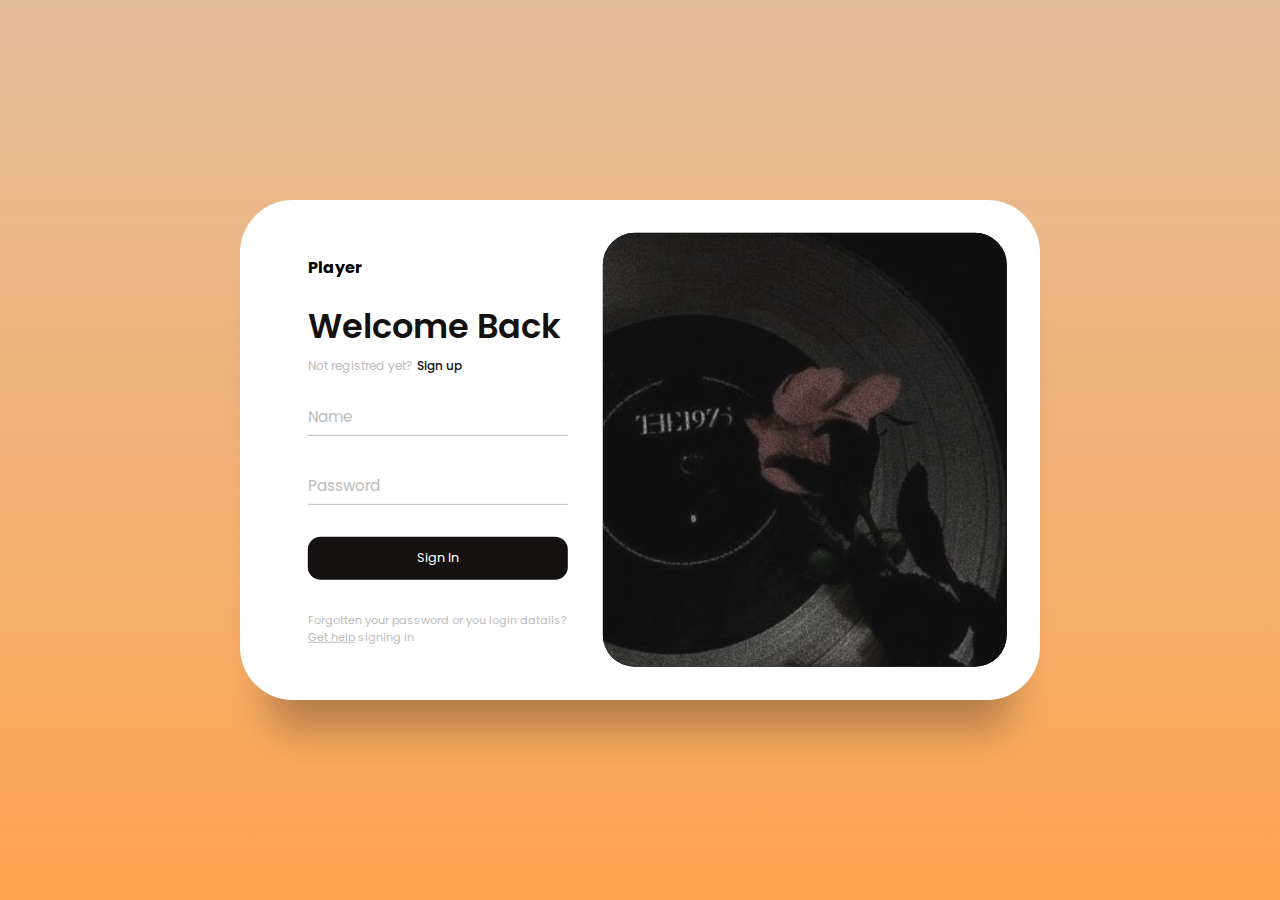
<file: Fee project version 2/index.html>
<!DOCTYPE html>
<html lang="en">
  <head>
    <meta charset="UTF-8" />
    <meta http-equiv="X-UA-Compatible" content="IE=edge" />
    <meta name="viewport" content="width=device-width, initial-scale=1.0" />
    <title>Sign in & Sign up Form</title>
    <link rel="stylesheet" href="style.css" />
    <link rel="stylesheet" href="https://cdnjs.cloudflare.com/ajax/libs/font-awesome/6.4.0/css/all.min.css" integrity="sha512-iecdLmaskl7CVkqkXNQ/ZH/XLlvWZOJyj7Yy7tcenmpD1ypASozpmT/E0iPtmFIB46ZmdtAc9eNBvH0H/ZpiBw==" crossorigin="anonymous" referrerpolicy="no-referrer" />
  </head>
  <body>
    <main>
      <div class="box">
        <div class="inner-box">
          <div class="forms-wrap">


            <form action="/jaskirat446HTML/assignment2.html" autocomplete="off" class="sign-in-form" >
              <div class="logo">
                <i class="fa-solid fa-m fa-beat fa-2xl" style="color: #0c0d0d;"></i>
                <h4 class="logo-text">Player</h4>
                </div>

              <div class="heading">
                <h2>Welcome Back</h2>
                <h6>Not registred yet?</h6>
                <a href="#" class="toggle">Sign up</a>
              </div>

              <div class="actual-form">
                <div class="input-wrap">
                  <input
                    type="text"
                    minlength="4"
                    class="input-field"
                    autocomplete="off"
                    required
                  />
                  <label>Name</label>
                </div>

                <div class="input-wrap">
                  <input
                    type="password"
                    minlength="4"
                    class="input-field"
                    autocomplete="off"
                    required
                  />
                  <label>Password</label>
                </div>

                <input type="submit" value="Sign In" class="sign-btn" />

                <p class="text">
                  Forgotten your password or you login datails?
                  <a href="#">Get help</a> signing in
                </p>
              </div>
            </form>

           
            <form action="jaskirat\assignment2.html" autocomplete="off" class="sign-up-form">
              <div class="logo">
                <i class="fa-solid fa-m fa-beat fa-2xl" style="color: #0c0d0d;"></i>
                <h4 class="logo-text">Player</h4>
                </div>
              

              <div class="heading">
             <h2>Get Started</h2>
                <h6>Already have an account?</h6>
                <a href="#" class="toggle">Sign in</a>
              </div>

              <div class="actual-form">
                <div class="input-wrap">
                  <input
                    type="text"
                    minlength="4"
                    class="input-field"
                    autocomplete="off"
                    required
                  />
                  <label>Name</label>
                </div>

                <div class="input-wrap">
                  <input
                    type="email"
                    class="input-field"
                    autocomplete="off"
                    required
                  />
                  <label>Email</label>
                </div>

                <div class="input-wrap">
                  <input
                    type="password"
                    minlength="4"
                    class="input-field"
                    autocomplete="off"
                    required
                  />
                  <label>Password</label>
                </div>

                <input type="submit" value="Sign Up" class="sign-btn" />

                <p class="text">
                  By signing up, I agree to the
                  <a href="#">Terms of Services</a> and
                  <a href="#">Privacy Policy</a>
                </p>
              </div>
            </form>
          </div>

          <div class="carousel">
            <div class="images-wrapper">
              <img src="second.jfif" alt="Image 1" class="slide active" />
              <img src="first.jfif" alt="Image 2" class="slide" />
              <img src="third.jfif" alt="Image 3" class="slide" />
            </div>

            </div>
          </div>
        </div>
      </div>
    </main>
    
    <script src="app.js"></script>
  </body>
</html>
</file>
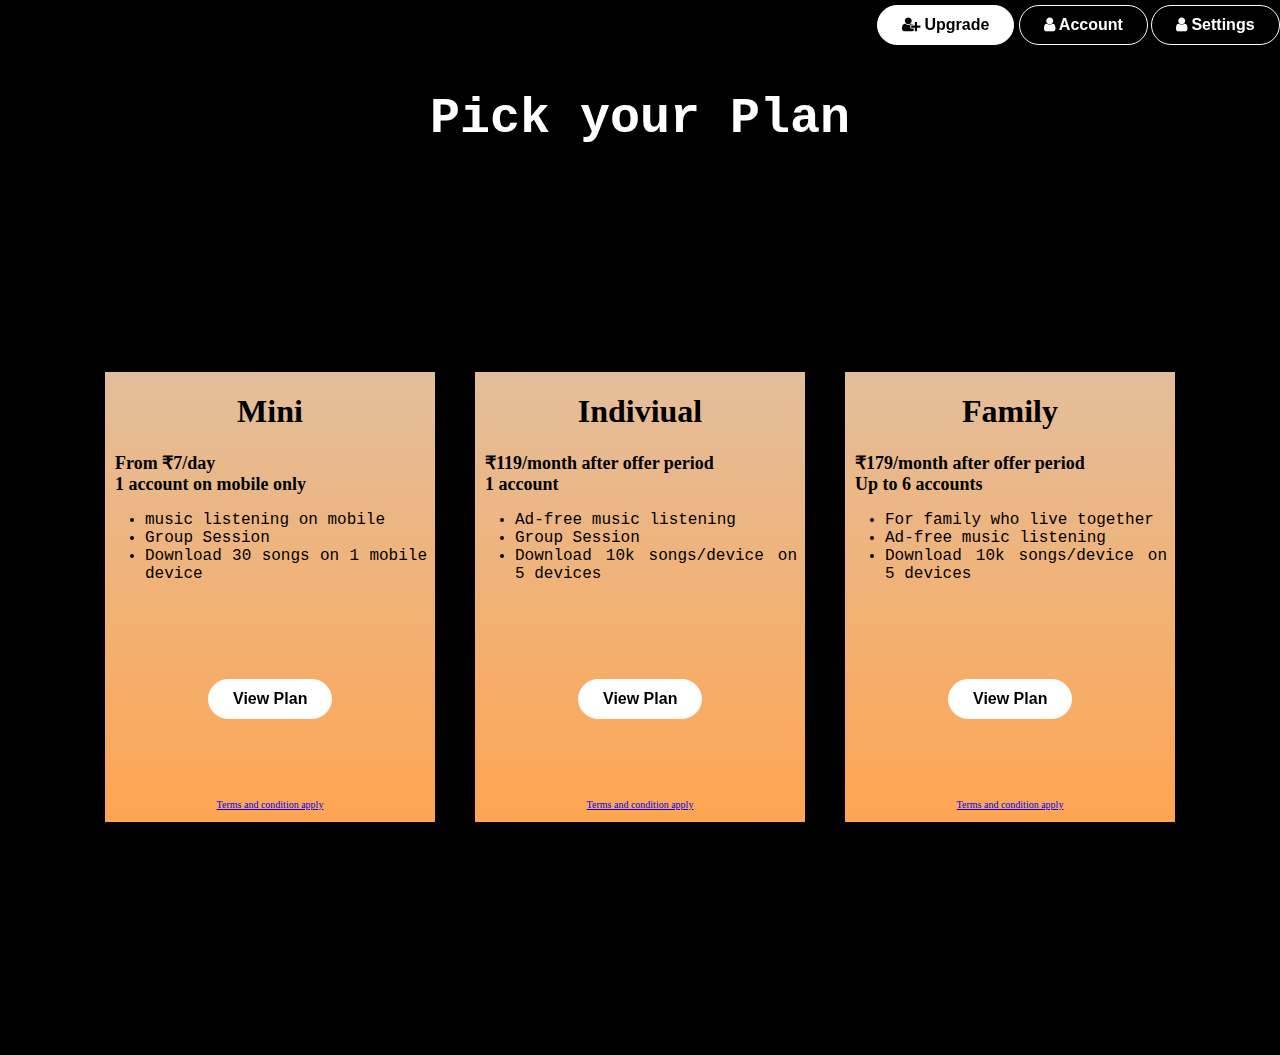
<file: jaskirat446HTML/upgrade.html>
<!DOCTYPE html>
    <html>
        <head>
            <title>Scrollable Center Area with Stationary Navbars and Sidebars</title>
            <meta name="viewport" content="width=device-width, initial-scale=1">
            <link rel="stylesheet" href="https://cdnjs.cloudflare.com/ajax/libs/font-awesome/4.7.0/css/font-awesome.min.css">
            <link rel="stylesheet" href="upgrade.css">
        </head>
        <body>


 
            <!-- Top navbar -->
            <div class="topnav">
                <div class="member">
                    <button class="membership-button-color button-28" role="button"><i class="fa fa-user-plus"></i> Upgrade</button>
                    <button class="button-28" role="button"><i class="fa fa-user"></i> Account</button>
                    <button class="button-28" role="button"><i class="fa fa-user"></i> Settings</button>

                </div>
            </div>

            <h1 class="heading">Pick your Plan</h1>
            <div class="plan">
                <div class="box">
                    <h1 class="text">Mini</h1>
                    <h2 class="text2">From ₹7/day <br>
                        1 account on mobile only</h2>
                    <ul class="list">
                        <li>music listening on mobile</li> 
                        <li>Group Session</li> 
                        <li>Download 30 songs on 1 mobile device</li> 
                        </ul>
                        <div class="container">
                            <button class="view-plan button-28" role="button"> View Plan </button>
                        </div>
                        
                        <div class="tc"> <a href="#" class="tc">Terms and condition apply</a>
                        </div>
                    
                </div>
            
            <div class="box">
                <h1 class="text">Indiviual</h1>
                <h2 class="text2">₹119/month after offer period <br>1 account </h2>
                <ul class="list">
                    <li>Ad-free music listening</li> 
                    <li>Group Session</li> 
                    <li>Download 10k songs/device on 5 devices</li> 
                    </ul>
                    <div class="container">
                        <button class="view-plan button-28" role="button"> View Plan </button>
                    </div>
                    <div class="tc">
                        <a href="#" >Terms and condition apply</a>
                    </div>
                    
            </div>
            
            <div class="box">
                <h1 class="text">Family</h1>
                <h2 class="text2">₹179/month after offer period <br>Up to 6 accounts</h2>
                <ul class="list">
                    <li>For family who live together</li> 
                    <li>Ad-free music listening</li>
                    <li>Download 10k songs/device on 5 devices</li>
                    </ul>
                    <div class="container">
                        <button class="view-plan button-28" role="button"> View Plan </button>
                    </div>
                    <div class="tc"><a href="#">Terms and condition apply</a></div>
                    
            </div>

            </div>
            
            <script src="upgrade.js"></script>
        </body>
    </html>
</file>
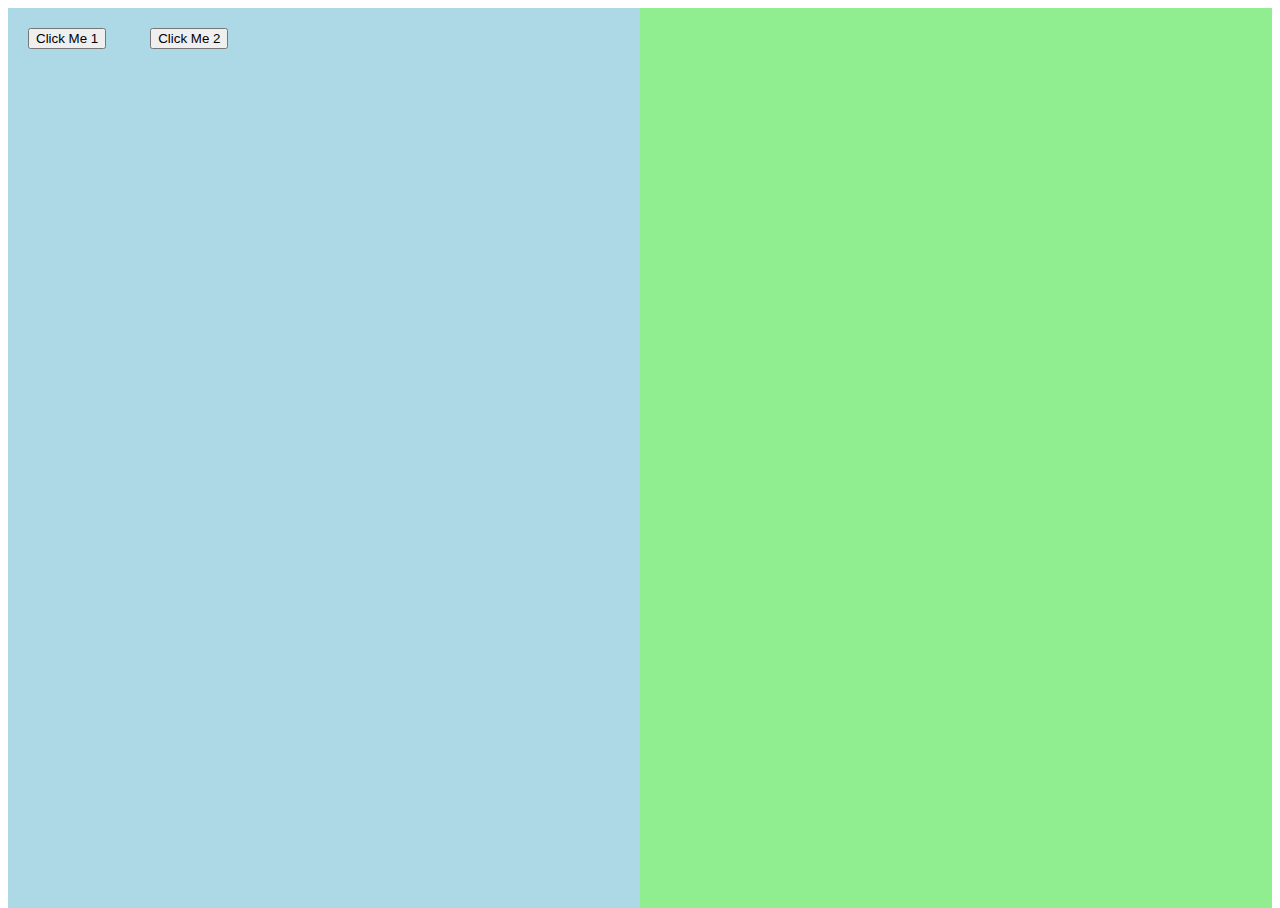
<file: jaskirat446HTML/chatgpt music player/main.html>
<!DOCTYPE html>
<html>
<head>
  <style>
    .left-box {
      width: 50%;
      background-color: lightblue;
      float: left;
      height: 100vh;
    }

    .right-box {
      width: 50%;
      background-color: lightgreen;
      float: right;
      height: 100vh;
      position: relative;
    }

    .left-box button {
      margin: 20px;
    }

    .popup {
      position: absolute;
      top: 50%;
      left: 50%;
      transform: translate(-50%, -50%);
      background-color: white;
      padding: 20px;
      border-radius: 5px;
      display: none;
    }

    .popup .close-btn {
      position: absolute;
      top: 10px;
      right: 10px;
      cursor: pointer;
    }
  </style>
</head>
<body>
  <div class="left-box">
    <button onclick="openPopup('popup1')">Click Me 1</button>
    <button onclick="openPopup('popup2')">Click Me 2</button>
  </div>
  <div class="right-box">
    <div class="popup" id="popup1">
      <span class="close-btn" onclick="closePopup('popup1')">&times;</span>
      <h3>Popup 1 Content</h3>
      <p>This is the content of the first popup window.</p>
    </div>
    <div class="popup" id="popup2">
      <span class="close-btn" onclick="closePopup('popup2')">&times;</span>
      <h3>Popup 2 Content</h3>
      <p>This is the content of the second popup window.</p>
    </div>
  </div>

  <script>
    function openPopup(popupId) {
      var popup = document.getElementById(popupId);
      closeAllPopups(); // Close all popups before opening a new one
      popup.style.display = "block";
    }

    function closePopup(popupId) {
      var popup = document.getElementById(popupId);
      popup.style.display = "none";
    }

    function closeAllPopups() {
      var popups = document.getElementsByClassName("popup");
      for (var i = 0; i < popups.length; i++) {
        popups[i].style.display = "none";
      }
    }
  </script>
</body>
</html>
</file>
<file: Fee project version 2/style.css>
@import url("https://fonts.googleapis.com/css2?family=Poppins:wght@200;300;400;500;600;700;800&display=swap");
*,
*::before,
*::after {
  padding: 0;
  margin: 0;
  box-sizing: border-box;
}

body,
input {
  font-family: "Poppins", sans-serif;
}

main {
  width: 100%;
  min-height: 100vh;
  overflow: hidden;
  background-image: linear-gradient( #e3be9b  ,  #fea552);
  padding: 2rem;
  display: flex;
  align-items: center;
  justify-content: center;
}

.box {
  position: relative;
  width: 100%;
  max-width: 800px;
  height: 500px;
  background-color: #fff;
  border-radius: 3.3rem;
  box-shadow: 0 60px 40px -30px rgba(0, 0, 0, 0.27);
}

.inner-box {
  position: absolute;
  width: calc(100% - 4.1rem);
  height: calc(100% - 4.1rem);
  top: 50%;
  left: 50%;
  transform: translate(-50%, -50%);
}

.forms-wrap {
  position: absolute;
  height: 100%;
  width: 45%;
  top: 0;
  left: 0;
  display: grid;
  grid-template-columns: 1fr;
  grid-template-rows: 1fr;
  transition: 0.8s ease-in-out;
}

form {
  max-width: 260px;
  width: 100%;
  margin: 0 auto;
  height: 100%;
  display: flex;
  flex-direction: column;
  justify-content: space-evenly;
  grid-column: 1 / 2;
  grid-row: 1 / 2;
  transition: opacity 0.02s 0.4s;
}

form.sign-up-form {
  opacity: 0;
  pointer-events: none;
}


.heading h2 {
  font-size: 2.1rem;
  font-weight: 600;
  color: #151111;
}

.heading h6 {
  color: #bababa;
  font-weight: 400;
  font-size: 0.75rem;
  display: inline;
}

.toggle {
  color: #151111;
  text-decoration: none;
  font-size: 0.75rem;
  font-weight: 500;
  transition: 0.3s;
}

.toggle:hover {
  color: #e3be9b;
}

.input-wrap {
  position: relative;
  height: 37px;
  margin-bottom: 2rem;
}

.input-field {
  position: absolute;
  width: 100%;
  height: 100%;
  background: none;
  border: none;
  outline: none;
  border-bottom: 1px solid #bbb;
  padding: 0;
  font-size: 0.95rem;
  color: #151111;
  transition: 0.4s;
}

label {
  position: absolute;
  left: 0;
  top: 50%;
  transform: translateY(-50%);
  font-size: 0.95rem;
  color: #bbb;
  pointer-events: none;
  transition: 0.4s;
}

.input-field.active {
  border-bottom-color: #151111;
}

.input-field.active + label {
  font-size: 0.75rem;
  top: -2px;
}

.sign-btn {
  display: inline-block;
  width: 100%;
  height: 43px;
  background-color: #151111;
  color: #fff;
  border: none;
  cursor: pointer;
  border-radius: 0.8rem;
  font-size: 0.8rem;
  margin-bottom: 2rem;
  transition: 0.3s;
}

.sign-btn:hover {
  background-color: #e3be9b;
}

.text {
  color: #bbb;
  font-size: 0.7rem;
}

.text a {
  color: #bbb;
  transition: 0.3s;
}

.text a:hover {
  color: #e3be9b;
}

main.sign-up-mode form.sign-in-form {
  opacity: 0;
  pointer-events: none;
}

main.sign-up-mode form.sign-up-form {
  opacity: 1;
  pointer-events: all;
}

main.sign-up-mode .forms-wrap {
  left: 55%;
}

main.sign-up-mode .carousel {
  left: 0%;
}

.carousel {
  position: absolute;
  height: 100%;
  width: 55%;
  left: 45%;
  top: 0;
  background-color: black;
  border-radius: 2rem;
  display: grid;
  grid-template-rows: auto 1fr;
  padding-bottom: 2rem;
  overflow: hidden;
  transition: 0.8s ease-in-out;
}
.carousel img {
  width: 100%;
  height: 100%;
  object-fit: cover;
}

.carousel .slide {
  opacity: 0;
  transition: opacity 1s ease-in-out;
  position: absolute;
  top: 0;
  left: 0;
}

.carousel .active {
  opacity: 1;
}



.image {
   
  width: 405px;
  height: 340px;
  grid-column: 1/2;
  grid-row: 1/2;
  opacity: 0;
  transition: opacity 0.3s, transform 0.5s;
}

.img-1 {
  transform: translate(0, -50px);
}

.img-2 {
  transform: scale(0.4, 0.5);
}

.img-3 {
  transform: scale(0.3) rotate(-20deg);
}

.image.show {
  opacity: 1;
  transform: none;
}

.text-slider {
  display: flex;
  align-items: center;
  justify-content: center;
  flex-direction: column;
}

.text-wrap {
  max-height: 2.2rem;
  overflow: hidden;
  margin-bottom: 2.5rem;
  color: #420348;
}

.text-group {
  display: flex;
  flex-direction: column;
  text-align: center;
  transform: translateY(0);
  transition: 0.5s;
}

.text-group h2 {
  line-height: 2.2rem;
  font-weight: 600;
  font-size: 1.6rem;
}

.bullets {
  display: flex;
  align-items: center;
  justify-content: center;
}

.bullets span {
  display: block;
  width: 0.5rem;
  height: 0.5rem;
  background-color: #aaa;
  margin: 0 0.25rem;
  border-radius: 50%;
  cursor: pointer;
  transition: 0.3s;
}

.bullets span.active {
  width: 1.1rem;
  background-color: #420348;
  border-radius: 1rem;
}

@media (max-width: 850px) {
  .box {
    height: auto;
    max-width: 550px;
    overflow: hidden;
  }

  .inner-box {
    position: static;
    transform: none;
    width: revert;
    height: revert;
    padding: 2rem;
  }

  .forms-wrap {
    position: revert;
    width: 100%;
    height: auto;
  }

  form {
    max-width: revert;
    padding: 1.5rem 2.5rem 2rem;
    transition: transform 0.8s ease-in-out, opacity 0.45s linear;
  }

  .heading {
    margin: 2rem 0;
  }

  form.sign-up-form {
    transform: translateX(100%);
  }

  main.sign-up-mode form.sign-in-form {
    transform: translateX(-100%);
  }

  main.sign-up-mode form.sign-up-form {
    transform: translateX(0%);
  }


  .carousel {
    width: 677px;
    height: 230px;
    overflow: hidden;
    position: relative;
  }
  
  .carousel img {
    width: 100%;
    height: 100%;
    object-fit: cover;
  }
  
  .carousel .slide {
    opacity: 0;
    transition: opacity 1s ease-in-out;
    position: absolute;
    top: 0;
    left: 0;
  }
  
  .carousel .active {
    opacity: 1;
  }

  .logo{
    display: flex;
    margin-left: 2px;
    align-items: center;
  }
  .logo i{
    margin-right: 2px;
    margin-top: -25px;
    
  }
  .logo-text{
    color: whitesmoke;
    font-size: 28px;
    /* margin: 0; */
  
  }
</file>
<file: jaskirat446HTML/upgrade.css>
/* Top navbar */
.topnav {
    display: flex;
    flex-wrap: wrap;
    justify-content: right;
    align-items: center;
    background-color:  black;
    position: fixed; 
    top: 0;
    left: 0;
    right: 0;
    height: 50px;
    z-index: 1;
}

.button-28 {
    justify-content: center;
    appearance: none;
    background-color: transparent;
    border: 1px solid #fdfdfd;
    border-radius: 50px;
    box-sizing: border-box;
    /* color: #ffffff; */
    color: #ffffff;
    cursor: pointer;
    display: inline-block;
    font-family: sans-serif;
    font-size: 16px;
    font-weight: 600;
    line-height: normal;
    margin: 0;
    min-height: 30px;
    min-width: 0;
    outline: none;
    padding: 10px 24px;
    text-align: center;
    text-decoration: none;
    transition: all 300ms cubic-bezier(.23, 1, 0.32, 1);
    user-select: none;
    -webkit-user-select: none;
    touch-action: manipulation;
    will-change: transform;
}
.button-28:disabled {
  pointer-events: none;
}

.button-28:hover {
  color: #e3be9b;
  background-color: #1A1A1A;
  box-shadow: rgba(0, 0, 0, 0.25) 0 8px 15px;
  transform: translateY(-2px);
}

.button-28:active {
  box-shadow: none;
  transform: translateY(0);
}
.button-28-right{
    border-width: 0; 
    font-size: 20px; 
    padding: 2px; 
    padding-left: -26px;
  }
  .button-28-left{
    border-width: 0; 
    font-size: 20px; 
    padding: 20px 50px;
    justify-content: center;
  }
  .membership-button-color{
    color: rgb(0, 0, 0);
    background-color: rgb(255, 255, 255);
  }

body{
    background-color: black;
}

  

.heading{
    margin-top: 90px;
    font-family: 'Courier New', Courier, monospace;  
    font-size: 50px;
    font-weight: 700;
    color: white;
    text-align: center;
    margin-bottom: 0px;
    }

.plan{
    display: flex;
      flex-direction: row;
      align-items: center;
      justify-content: center;
      height: 100vh;
}

.box {
    width: 330px;
    height: 450px;
    background-image: linear-gradient( #e3be9b  ,  #fea552);
    margin: 20px;
  }

.text{
    text-align: center;
    font-weight: 1200 px ;
    padding-bottom: 0px;
}

.text2{
    text-align: left;
    padding-left: 10px;
    font-size: 18px;
}

.list{
    font-family: 'Courier New', Courier, monospace; 
    text-align: justify;
    padding-right: 8px;

}

.view-plan{
    color: rgb(0, 0, 0);
    background-color: rgb(255, 255, 255);
    justify-content: center;

}
.container {
    display: flex;
    justify-content: center;
    align-items: center;
    height: 200px;
  }

.tc{
    font-size: 10px;
    text-align: center;
}
</file>
